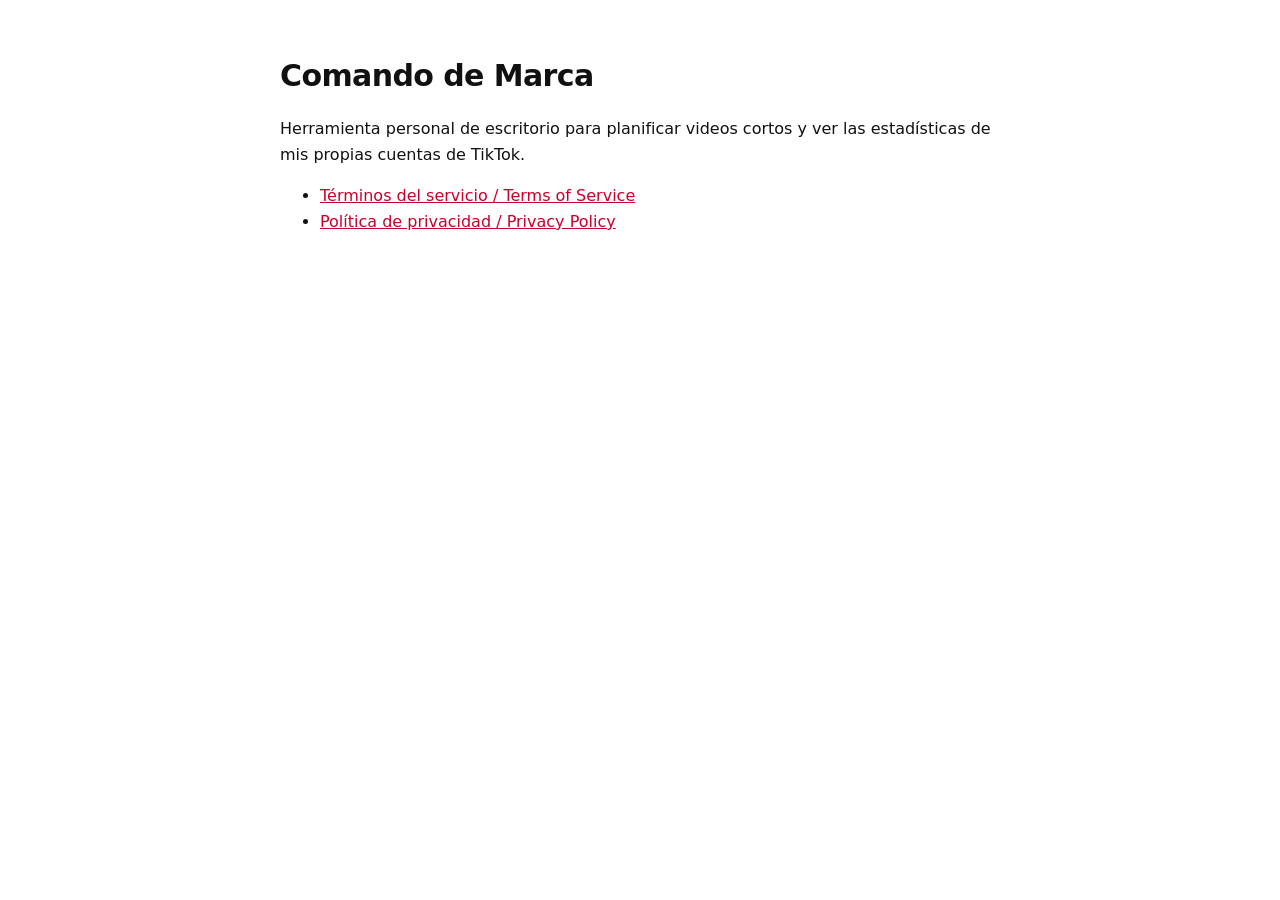
<file: index.html>
<!doctype html><html lang="es"><head><meta charset="utf-8"><meta name="viewport" content="width=device-width,initial-scale=1">
<title>Comando de Marca</title><link rel="stylesheet" href="estilo.css"></head><body>
<h1>Comando de Marca</h1>
<p>Herramienta personal de escritorio para planificar videos cortos y ver las estadísticas de mis propias cuentas de TikTok.</p>
<ul><li><a href="terminos.html">Términos del servicio / Terms of Service</a></li>
<li><a href="privacidad.html">Política de privacidad / Privacy Policy</a></li></ul>
</body></html>
</file>
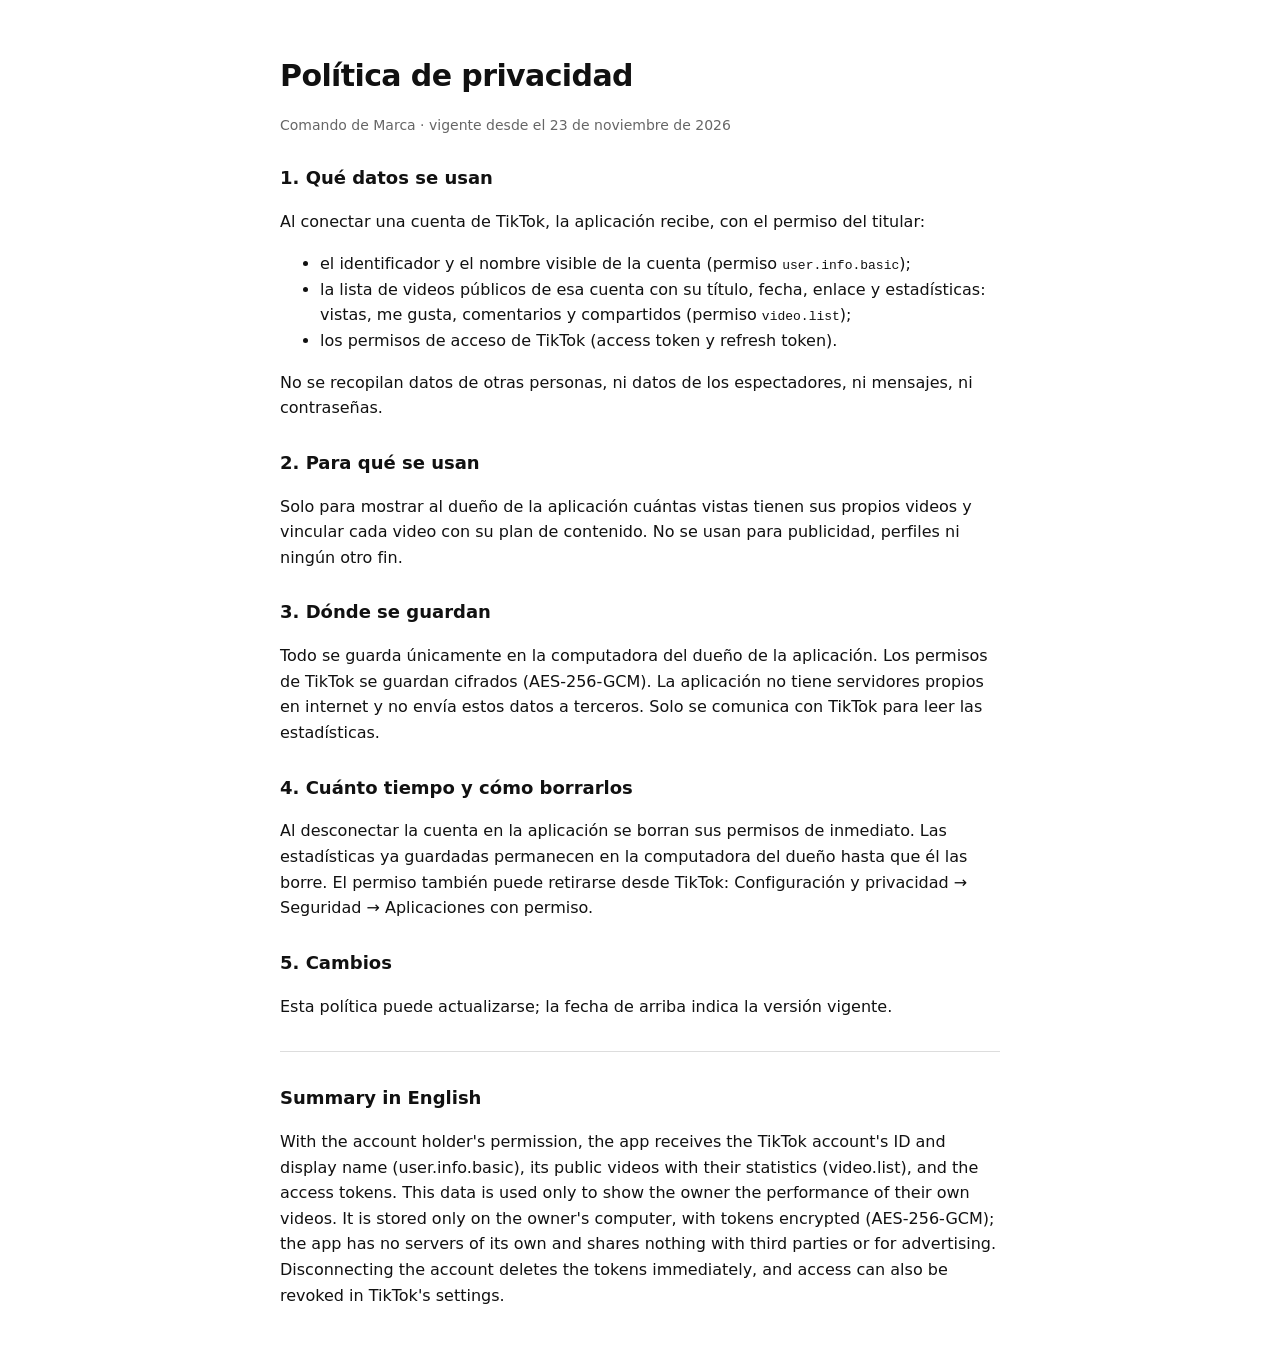
<file: privacidad.html>
<!doctype html><html lang="es"><head><meta charset="utf-8"><meta name="viewport" content="width=device-width,initial-scale=1">
<title>Política de privacidad · Comando de Marca</title><link rel="stylesheet" href="estilo.css"></head><body>
<h1>Política de privacidad</h1>
<p class="fecha">Comando de Marca · vigente desde el 23 de noviembre de 2026</p>
<h2>1. Qué datos se usan</h2>
<p>Al conectar una cuenta de TikTok, la aplicación recibe, con el permiso del titular:</p>
<ul><li>el identificador y el nombre visible de la cuenta (permiso <code>user.info.basic</code>);</li>
<li>la lista de videos públicos de esa cuenta con su título, fecha, enlace y estadísticas: vistas, me gusta, comentarios y compartidos (permiso <code>video.list</code>);</li>
<li>los permisos de acceso de TikTok (access token y refresh token).</li></ul>
<p>No se recopilan datos de otras personas, ni datos de los espectadores, ni mensajes, ni contraseñas.</p>
<h2>2. Para qué se usan</h2>
<p>Solo para mostrar al dueño de la aplicación cuántas vistas tienen sus propios videos y vincular cada video con su plan de contenido. No se usan para publicidad, perfiles ni ningún otro fin.</p>
<h2>3. Dónde se guardan</h2>
<p>Todo se guarda únicamente en la computadora del dueño de la aplicación. Los permisos de TikTok se guardan cifrados (AES-256-GCM). La aplicación no tiene servidores propios en internet y no envía estos datos a terceros. Solo se comunica con TikTok para leer las estadísticas.</p>
<h2>4. Cuánto tiempo y cómo borrarlos</h2>
<p>Al desconectar la cuenta en la aplicación se borran sus permisos de inmediato. Las estadísticas ya guardadas permanecen en la computadora del dueño hasta que él las borre. El permiso también puede retirarse desde TikTok: Configuración y privacidad → Seguridad → Aplicaciones con permiso.</p>
<h2>5. Cambios</h2>
<p>Esta política puede actualizarse; la fecha de arriba indica la versión vigente.</p>
<hr>
<h2>Summary in English</h2>
<p>With the account holder's permission, the app receives the TikTok account's ID and display name (user.info.basic), its public videos with their statistics (video.list), and the access tokens. This data is used only to show the owner the performance of their own videos. It is stored only on the owner's computer, with tokens encrypted (AES-256-GCM); the app has no servers of its own and shares nothing with third parties or for advertising. Disconnecting the account deletes the tokens immediately, and access can also be revoked in TikTok's settings.</p>
</body></html>
</file>
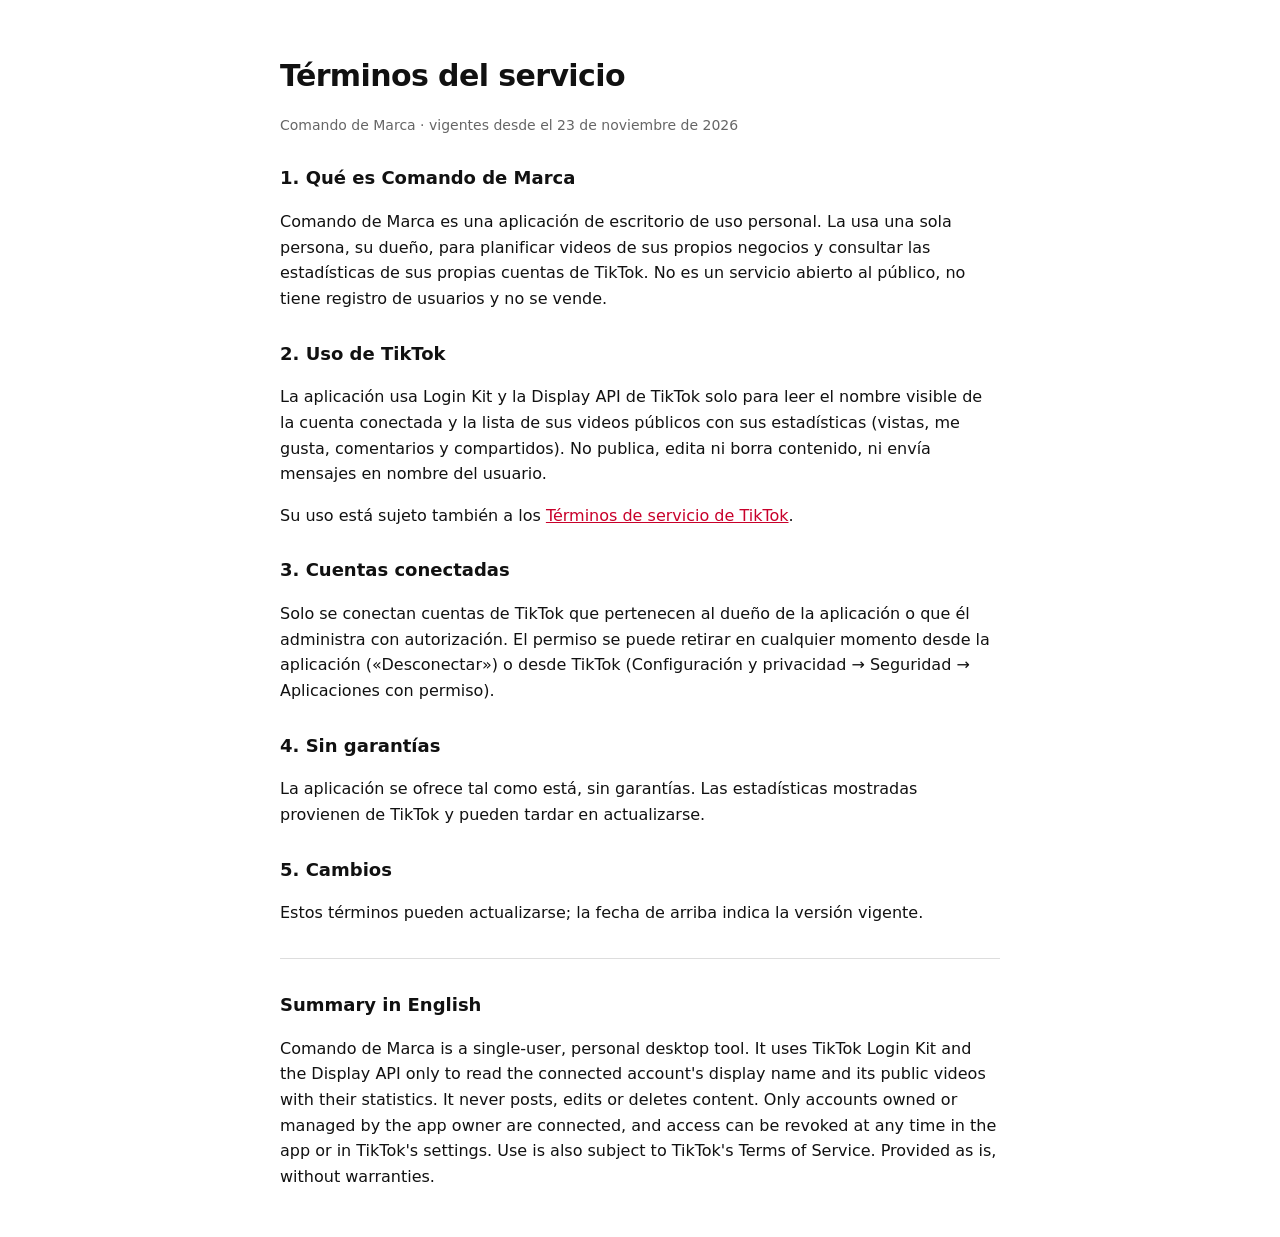
<file: terminos.html>
<!doctype html><html lang="es"><head><meta charset="utf-8"><meta name="viewport" content="width=device-width,initial-scale=1">
<title>Términos del servicio · Comando de Marca</title><link rel="stylesheet" href="estilo.css"></head><body>
<h1>Términos del servicio</h1>
<p class="fecha">Comando de Marca · vigentes desde el 23 de noviembre de 2026</p>
<h2>1. Qué es Comando de Marca</h2>
<p>Comando de Marca es una aplicación de escritorio de uso personal. La usa una sola persona, su dueño, para planificar videos de sus propios negocios y consultar las estadísticas de sus propias cuentas de TikTok. No es un servicio abierto al público, no tiene registro de usuarios y no se vende.</p>
<h2>2. Uso de TikTok</h2>
<p>La aplicación usa Login Kit y la Display API de TikTok solo para leer el nombre visible de la cuenta conectada y la lista de sus videos públicos con sus estadísticas (vistas, me gusta, comentarios y compartidos). No publica, edita ni borra contenido, ni envía mensajes en nombre del usuario.</p>
<p>Su uso está sujeto también a los <a href="https://www.tiktok.com/legal/terms-of-service">Términos de servicio de TikTok</a>.</p>
<h2>3. Cuentas conectadas</h2>
<p>Solo se conectan cuentas de TikTok que pertenecen al dueño de la aplicación o que él administra con autorización. El permiso se puede retirar en cualquier momento desde la aplicación («Desconectar») o desde TikTok (Configuración y privacidad → Seguridad → Aplicaciones con permiso).</p>
<h2>4. Sin garantías</h2>
<p>La aplicación se ofrece tal como está, sin garantías. Las estadísticas mostradas provienen de TikTok y pueden tardar en actualizarse.</p>
<h2>5. Cambios</h2>
<p>Estos términos pueden actualizarse; la fecha de arriba indica la versión vigente.</p>
<hr>
<h2>Summary in English</h2>
<p>Comando de Marca is a single-user, personal desktop tool. It uses TikTok Login Kit and the Display API only to read the connected account's display name and its public videos with their statistics. It never posts, edits or deletes content. Only accounts owned or managed by the app owner are connected, and access can be revoked at any time in the app or in TikTok's settings. Use is also subject to TikTok's Terms of Service. Provided as is, without warranties.</p>
</body></html>
</file>
<file: estilo.css>
body{font-family:system-ui,-apple-system,"Segoe UI",sans-serif;max-width:720px;margin:0 auto;padding:32px 20px;line-height:1.6;color:#111}
h1{font-size:30px;letter-spacing:-.02em;margin-bottom:4px}
h2{font-size:18px;margin-top:28px}
.fecha{color:#666;font-size:14px}
a{color:#c8002a}
hr{border:0;border-top:1px solid #ddd;margin:32px 0}
</file>
